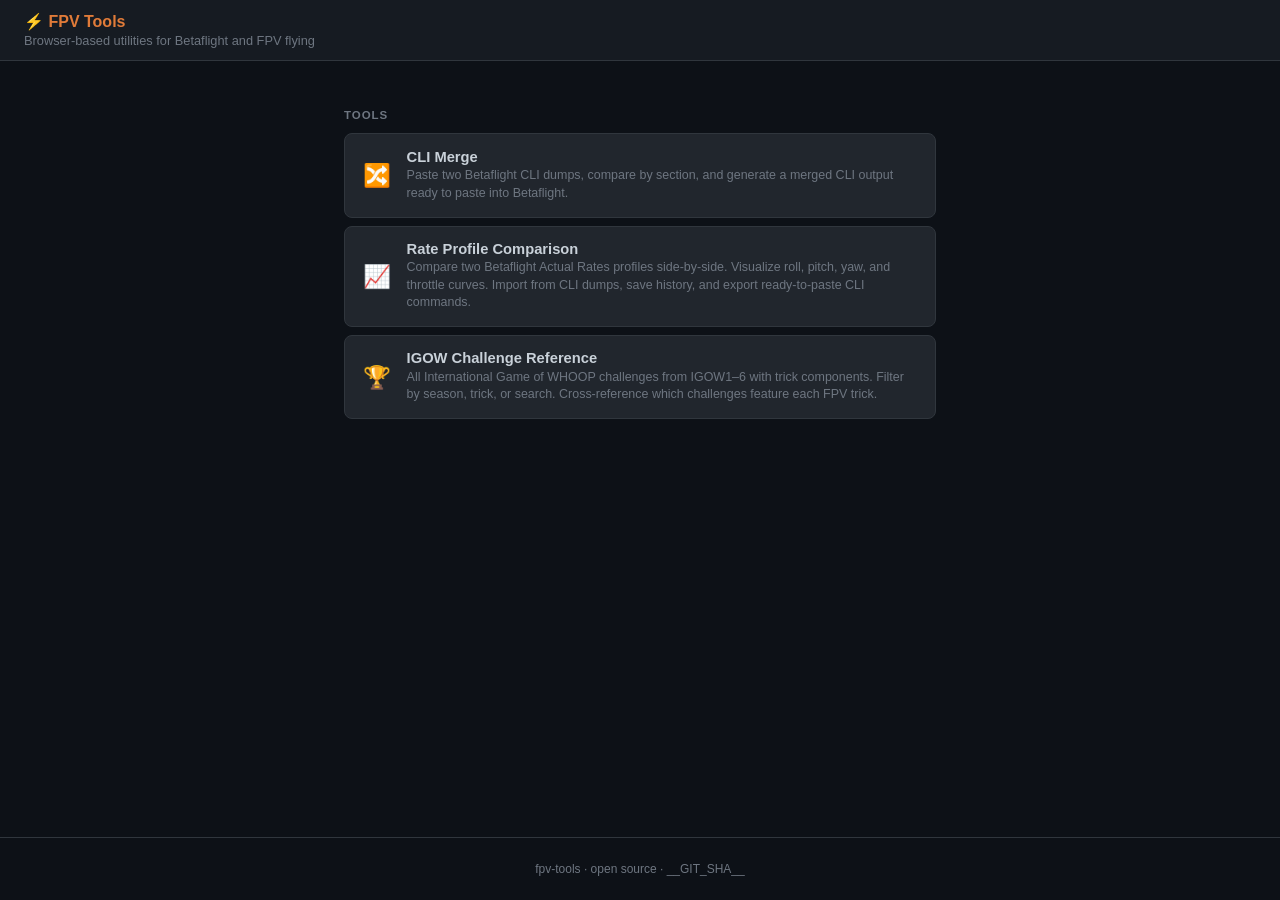
<file: index.html>
<!DOCTYPE html>
<html lang="en">
<head>
<meta charset="UTF-8">
<meta name="viewport" content="width=device-width, initial-scale=1.0">
<title>FPV Tools</title>
<style>
:root {
  --bg:      #0d1117;
  --surface: #161b22;
  --card:    #21262d;
  --border:  #30363d;
  --orange:  #e07b39;
  --text:    #c9d1d9;
  --muted:   #6e7681;
}

*, *::before, *::after { box-sizing: border-box; margin: 0; padding: 0; }

body {
  background: var(--bg);
  color: var(--text);
  font-family: -apple-system, BlinkMacSystemFont, "Segoe UI", sans-serif;
  min-height: 100vh;
  display: flex;
  flex-direction: column;
}

header {
  background: var(--surface);
  border-bottom: 1px solid var(--border);
  padding: .75rem 1.5rem;
}
header h1 { font-size: 1rem; font-weight: 700; color: var(--orange); }
header p  { font-size: .8rem; color: var(--muted); margin-top: .15rem; }

main {
  max-width: 640px;
  margin: 3rem auto;
  padding: 0 1.5rem;
  flex: 1;
}

h2 {
  font-size: .72rem;
  font-weight: 700;
  text-transform: uppercase;
  letter-spacing: .08em;
  color: var(--muted);
  margin-bottom: .75rem;
}

.tool-list { display: flex; flex-direction: column; gap: .5rem; }

.tool-card {
  display: flex;
  align-items: center;
  gap: 1rem;
  background: var(--card);
  border: 1px solid var(--border);
  border-radius: 8px;
  padding: .9rem 1.1rem;
  text-decoration: none;
  color: inherit;
  transition: border-color .15s;
}
.tool-card:hover { border-color: var(--orange); }

.tool-icon { font-size: 1.4rem; flex-shrink: 0; }

.tool-info h3 { font-size: .92rem; font-weight: 600; margin-bottom: .15rem; }
.tool-info p  { font-size: .78rem; color: var(--muted); line-height: 1.4; }

footer {
  text-align: center;
  padding: 1.5rem;
  font-size: .75rem;
  color: var(--muted);
  border-top: 1px solid var(--border);
}
</style>
</head>
<body>

<header>
  <h1>⚡ FPV Tools</h1>
  <p>Browser-based utilities for Betaflight and FPV flying</p>
</header>

<main>
  <h2>Tools</h2>
  <div class="tool-list">
    <a class="tool-card" href="./cli-merge/">
      <span class="tool-icon">🔀</span>
      <div class="tool-info">
        <h3>CLI Merge</h3>
        <p>Paste two Betaflight CLI dumps, compare by section, and generate a merged CLI output ready to paste into Betaflight.</p>
      </div>
    </a>
    <a class="tool-card" href="./rate-profile/">
      <span class="tool-icon">📈</span>
      <div class="tool-info">
        <h3>Rate Profile Comparison</h3>
        <p>Compare two Betaflight Actual Rates profiles side-by-side. Visualize roll, pitch, yaw, and throttle curves. Import from CLI dumps, save history, and export ready-to-paste CLI commands.</p>
      </div>
    </a>
    <a class="tool-card" href="./igow/">
      <span class="tool-icon">🏆</span>
      <div class="tool-info">
        <h3>IGOW Challenge Reference</h3>
        <p>All International Game of WHOOP challenges from IGOW1–6 with trick components. Filter by season, trick, or search. Cross-reference which challenges feature each FPV trick.</p>
      </div>
    </a>
  </div>
</main>

<footer>fpv-tools · open source · <a href="https://github.com/cori/fpv-tools/commit/__GIT_SHA__" aria-label="View deployed commit __GIT_SHA__ on GitHub" style="color:inherit;text-decoration:none">__GIT_SHA__</a></footer>

</body>
</html>
</file>
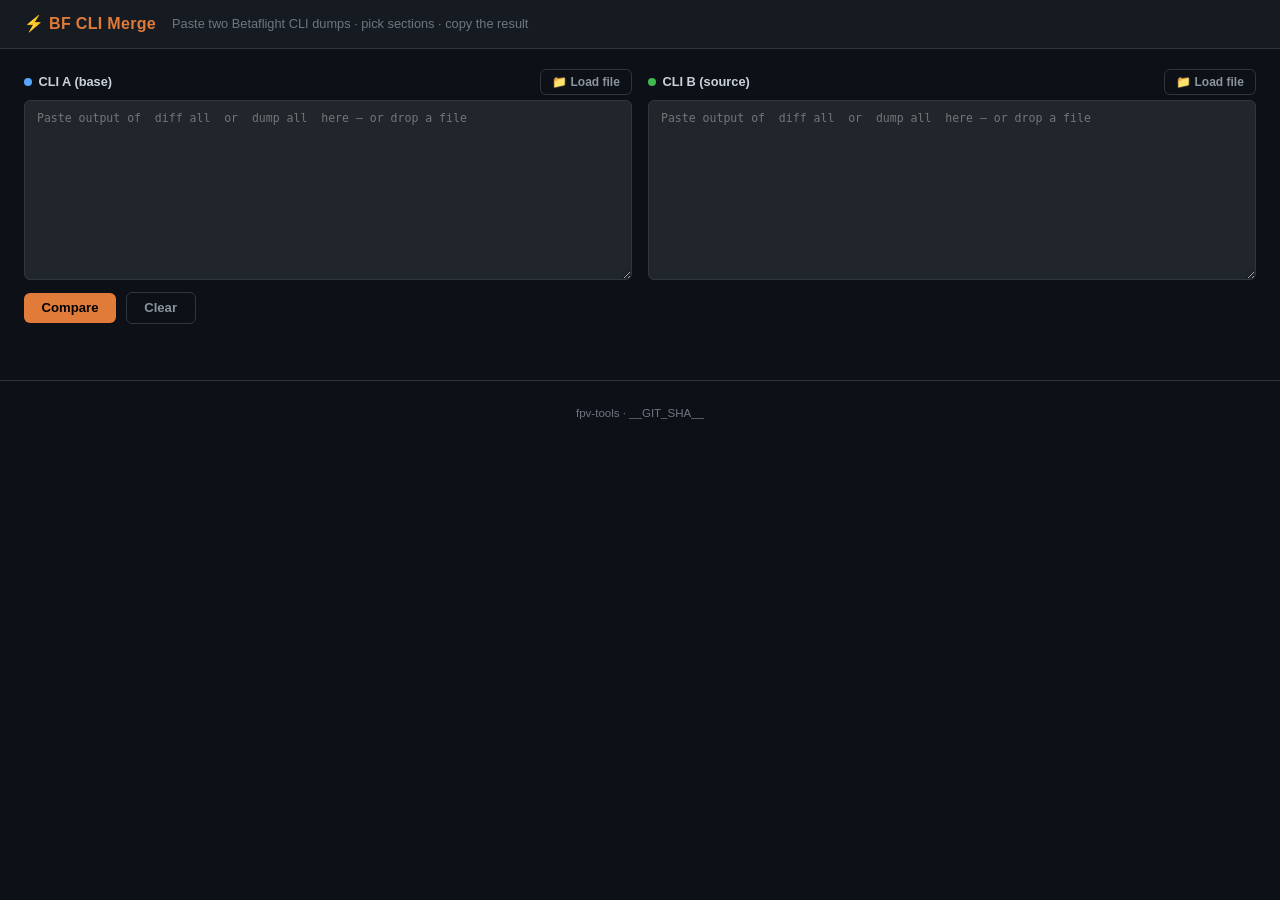
<file: cli-merge/index.html>
<!DOCTYPE html>
<html lang="en">
<head>
<meta charset="UTF-8">
<meta name="viewport" content="width=device-width, initial-scale=1.0">
<title>Betaflight CLI Merge</title>
<style>
:root {
  --bg:        #0d1117;
  --surface:   #161b22;
  --card:      #21262d;
  --border:    #30363d;
  --orange:    #e07b39;
  --blue:      #58a6ff;
  --green:     #3fb950;
  --muted:     #6e7681;
  --text:      #c9d1d9;
  --text-dim:  #8b949e;
  --a:         #58a6ff;
  --b:         #3fb950;
}

*, *::before, *::after { box-sizing: border-box; margin: 0; padding: 0; }

body {
  background: var(--bg);
  color: var(--text);
  font-family: -apple-system, BlinkMacSystemFont, "Segoe UI", sans-serif;
  font-size: 14px;
  line-height: 1.5;
  min-height: 100vh;
}

/* ── Header ── */
.site-header {
  background: var(--surface);
  border-bottom: 1px solid var(--border);
  padding: .75rem 1.5rem;
  display: flex;
  align-items: center;
  gap: 1rem;
}
.site-header h1 {
  font-size: 1rem;
  font-weight: 700;
  color: var(--orange);
  letter-spacing: .02em;
}
.site-header p { color: var(--muted); font-size: .8rem; }

/* ── Layout ── */
.container { max-width: 1400px; margin: 0 auto; padding: 1.25rem 1.5rem; }

/* ── Input grid ── */
.input-grid {
  display: grid;
  grid-template-columns: 1fr 1fr;
  gap: 1rem;
  margin-bottom: .75rem;
}
@media (max-width: 700px) { .input-grid { grid-template-columns: 1fr; } }

.input-row {
  display: flex;
  align-items: center;
  justify-content: space-between;
  gap: .5rem;
  margin-bottom: .35rem;
}

.input-label {
  display: flex;
  align-items: center;
  gap: .4rem;
  font-size: .8rem;
  font-weight: 600;
}

.input-actions { display: flex; align-items: center; gap: .4rem; }
.file-input { display: none; }

.drop-zone { position: relative; }
.drop-zone textarea { width: 100%; }

.drop-overlay {
  position: absolute;
  inset: 0;
  display: flex;
  align-items: center;
  justify-content: center;
  background: rgba(224, 123, 57, .12);
  border: 2px dashed var(--orange);
  border-radius: 6px;
  color: var(--orange);
  font-size: .85rem;
  font-weight: 600;
  pointer-events: none;
  opacity: 0;
  transition: opacity .12s;
}

.drop-zone.drag-over .drop-overlay { opacity: 1; }
.dot { width: 8px; height: 8px; border-radius: 50%; flex-shrink: 0; }
.dot-a { background: var(--a); }
.dot-b { background: var(--b); }

textarea {
  display: block;
  width: 100%;
  height: 180px;
  background: var(--card);
  border: 1px solid var(--border);
  border-radius: 6px;
  color: var(--text);
  font-family: "SF Mono", "Fira Code", monospace;
  font-size: .72rem;
  padding: .6rem .75rem;
  resize: vertical;
  outline: none;
  transition: border-color .15s;
}
textarea:focus { border-color: var(--orange); }
textarea.output-area { height: 280px; color: #b5cea8; background: #0d1117; cursor: default; }

/* ── Buttons ── */
.btn {
  display: inline-flex;
  align-items: center;
  gap: .35rem;
  background: var(--orange);
  color: #000;
  border: none;
  border-radius: 6px;
  padding: .45rem 1.1rem;
  font-size: .82rem;
  font-weight: 600;
  cursor: pointer;
  transition: opacity .15s;
  white-space: nowrap;
}
.btn:hover { opacity: .85; }
.btn:active { opacity: .7; }
.btn-ghost {
  background: transparent;
  color: var(--text-dim);
  border: 1px solid var(--border);
}
.btn-ghost:hover { border-color: var(--text-dim); color: var(--text); opacity: 1; }
.btn-sm { padding: .3rem .7rem; font-size: .75rem; }

/* ── Row helpers ── */
.row { display: flex; align-items: center; gap: .6rem; flex-wrap: wrap; }
.row-between { display: flex; align-items: center; justify-content: space-between; flex-wrap: wrap; gap: .5rem; }

/* ── Divider ── */
hr { border: none; border-top: 1px solid var(--border); margin: 1.25rem 0; }

/* ── Status text ── */
.status-text { font-size: .78rem; color: var(--muted); }

/* ── Section cards ── */
.sections-list { display: flex; flex-direction: column; gap: .35rem; }

.sec-card {
  background: var(--card);
  border: 1px solid var(--border);
  border-radius: 8px;
  overflow: hidden;
}

.sec-head {
  display: flex;
  align-items: center;
  gap: .6rem;
  padding: .55rem .85rem;
  cursor: pointer;
  user-select: none;
}
.sec-head:hover { background: rgba(255,255,255,.03); }

.sec-name {
  font-family: "SF Mono", "Fira Code", monospace;
  font-size: .82rem;
  font-weight: 600;
  color: var(--text-dim);
}
.sec-name span { color: var(--text); }

.badge {
  font-size: .66rem;
  font-weight: 600;
  padding: .1rem .45rem;
  border-radius: 10px;
  flex-shrink: 0;
}
.badge-same   { background: rgba(63,185,80,.15);  color: var(--green); }
.badge-diff   { background: rgba(224,123,57,.15); color: var(--orange); }
.badge-only-a { background: rgba(88,166,255,.15); color: var(--a); }
.badge-only-b { background: rgba(63,185,80,.15);  color: var(--b); }

/* Toggle group */
.toggle-group { margin-left: auto; display: flex; gap: .2rem; flex-shrink: 0; }

.tog {
  background: transparent;
  border: 1px solid var(--border);
  color: var(--muted);
  padding: .18rem .5rem;
  font-size: .72rem;
  font-weight: 600;
  border-radius: 4px;
  cursor: pointer;
  transition: all .12s;
}
.tog:hover { border-color: var(--text-dim); color: var(--text); }

.tog.sel-a    { background: rgba(88,166,255,.15);  border-color: var(--a);      color: var(--a); }
.tog.sel-b    { background: rgba(63,185,80,.15);   border-color: var(--b);      color: var(--b); }
.tog.sel-both { background: rgba(224,123,57,.12);  border-color: var(--orange); color: var(--orange); }
.tog.sel-skip { background: rgba(110,118,129,.12); border-color: var(--muted);  color: var(--muted); }

.chevron { color: var(--muted); font-size: .65rem; transition: transform .15s; margin-left: .15rem; flex-shrink: 0; }
.sec-card.open .chevron { transform: rotate(180deg); }

/* Section body */
.sec-body { display: none; border-top: 1px solid var(--border); }
.sec-card.open .sec-body { display: block; }

/* Diff view (side-by-side) */
.diff-grid {
  display: grid;
  grid-template-columns: 1fr 1fr;
}
@media (max-width: 700px) { .diff-grid { grid-template-columns: 1fr; } }

.diff-col { padding: .6rem .75rem; overflow-x: auto; min-width: 0; }
.diff-col + .diff-col { border-left: 1px solid var(--border); }

.diff-col-head {
  font-size: .68rem;
  font-weight: 700;
  letter-spacing: .04em;
  text-transform: uppercase;
  margin-bottom: .4rem;
}
.col-a .diff-col-head { color: var(--a); }
.col-b .diff-col-head { color: var(--b); }

.diff-line {
  font-family: "SF Mono", "Fira Code", monospace;
  font-size: .7rem;
  line-height: 1.7;
  white-space: pre;
  padding: 0 .2rem;
  border-radius: 2px;
}
.line-common  { color: var(--muted); }
.line-unique  { color: var(--text); background: rgba(255,255,255,.04); }
.line-empty   { color: var(--muted); font-style: italic; }

/* Set-merge table */
.set-wrap { overflow-x: auto; }

.set-table {
  width: 100%;
  border-collapse: collapse;
  font-family: "SF Mono", "Fira Code", monospace;
  font-size: .7rem;
}
.set-table thead th {
  padding: .35rem .6rem;
  font-size: .65rem;
  font-weight: 700;
  text-transform: uppercase;
  letter-spacing: .04em;
  text-align: left;
  border-bottom: 1px solid var(--border);
}
.th-key  { color: var(--muted); }
.th-a    { color: var(--a); }
.th-b    { color: var(--b); }

.set-table tbody tr { border-bottom: 1px solid rgba(48,54,61,.5); }
.set-table tbody tr:last-child { border-bottom: none; }
.set-table tbody tr:hover { background: rgba(255,255,255,.02); }

.set-table td { padding: .22rem .6rem; vertical-align: middle; }
.td-key  { color: var(--text-dim); }
.td-val  { color: var(--muted); }
.td-val-a { color: var(--a); }
.td-val-b { color: var(--b); }

.set-tog-group { display: flex; gap: .15rem; }
.set-tog {
  font-size: .63rem;
  font-weight: 600;
  padding: .08rem .35rem;
  border-radius: 3px;
  border: 1px solid var(--border);
  background: transparent;
  color: var(--muted);
  cursor: pointer;
  transition: all .1s;
}
.set-tog:hover { border-color: var(--text-dim); }
.set-tog.sel-a { background: rgba(88,166,255,.2);  border-color: var(--a); color: var(--a); }
.set-tog.sel-b { background: rgba(63,185,80,.2);   border-color: var(--b); color: var(--b); }

/* disabled when section is not in 'both' mode */
.set-table.mode-a .set-tog-group,
.set-table.mode-b .set-tog-group { visibility: hidden; }
.set-table.mode-a .td-val-b,
.set-table.mode-b .td-val-a { opacity: .3; }

/* ── Output ── */
.out-head { margin-bottom: .6rem; }
.out-hint { font-size: .75rem; color: var(--muted); margin-top: .3rem; }

/* ── Page footer ── */
.page-footer {
  text-align: center;
  padding: 1.5rem;
  font-size: .72rem;
  color: var(--muted);
  border-top: 1px solid var(--border);
  margin-top: 1rem;
}
.page-footer a { color: inherit; text-decoration: none; }
.page-footer a:hover { color: var(--text); }

/* ── Toast ── */
.toast {
  position: fixed;
  bottom: 1.5rem;
  right: 1.5rem;
  background: var(--card);
  border: 1px solid var(--border);
  color: var(--text);
  padding: .6rem 1rem;
  border-radius: 7px;
  font-size: .82rem;
  opacity: 0;
  transform: translateY(8px);
  transition: all .2s;
  pointer-events: none;
  z-index: 99;
}
.toast.show { opacity: 1; transform: translateY(0); }

/* ── Select-all bar ── */
.bulk-bar {
  display: flex;
  align-items: center;
  gap: .4rem;
  padding: .4rem .75rem;
  background: var(--surface);
  border: 1px solid var(--border);
  border-radius: 6px;
  font-size: .75rem;
  color: var(--muted);
}
</style>
</head>
<body>

<header class="site-header">
  <h1>⚡ BF CLI Merge</h1>
  <p>Paste two Betaflight CLI dumps · pick sections · copy the result</p>
</header>

<div class="container">

  <!-- ── Step 1: Inputs ── -->
  <div class="input-grid">
    <div>
      <div class="input-row">
        <div class="input-label"><span class="dot dot-a"></span>CLI A (base)</div>
        <div class="input-actions">
          <button type="button" class="btn btn-ghost btn-sm" data-load-file="cli-a">📁 Load file</button>
          <input type="file" class="file-input" data-target="cli-a" accept=".txt,.cli,.config,.log,text/plain">
        </div>
      </div>
      <div class="drop-zone" data-drop-target="cli-a">
        <textarea id="cli-a" placeholder="Paste output of  diff all  or  dump all  here — or drop a file"></textarea>
        <div class="drop-overlay">Drop file to load</div>
      </div>
    </div>
    <div>
      <div class="input-row">
        <div class="input-label"><span class="dot dot-b"></span>CLI B (source)</div>
        <div class="input-actions">
          <button type="button" class="btn btn-ghost btn-sm" data-load-file="cli-b">📁 Load file</button>
          <input type="file" class="file-input" data-target="cli-b" accept=".txt,.cli,.config,.log,text/plain">
        </div>
      </div>
      <div class="drop-zone" data-drop-target="cli-b">
        <textarea id="cli-b" placeholder="Paste output of  diff all  or  dump all  here — or drop a file"></textarea>
        <div class="drop-overlay">Drop file to load</div>
      </div>
    </div>
  </div>

  <div class="row" style="margin-bottom:1.25rem">
    <button class="btn" id="compare-btn">Compare</button>
    <button class="btn btn-ghost" id="clear-btn">Clear</button>
    <span class="status-text" id="parse-status"></span>
  </div>

  <!-- ── Step 2: Section picker (hidden until parsed) ── -->
  <div id="merge-area" style="display:none">
    <hr>

    <div class="row-between" style="margin-bottom:.75rem">
      <h2 style="font-size:.9rem;color:var(--text-dim)">Sections</h2>
      <div class="bulk-bar">
        <span>Select all:</span>
        <button class="tog" onclick="selectAll('a')">A</button>
        <button class="tog" onclick="selectAll('b')">B</button>
        <button class="tog" onclick="selectAll('both')">Both</button>
        <button class="tog" onclick="selectAll('skip')">Skip</button>
      </div>
    </div>

    <div class="sections-list" id="sections-list"></div>

    <!-- ── Step 3: Output ── -->
    <hr>
    <div class="out-head row-between">
      <div>
        <h2 style="font-size:.9rem;color:var(--text-dim)">Output</h2>
        <p class="out-hint">Paste directly into Betaflight CLI</p>
      </div>
      <div class="row">
        <button class="btn btn-ghost btn-sm" id="copy-btn">Copy</button>
        <button class="btn btn-ghost btn-sm" id="dl-btn">Download</button>
      </div>
    </div>
    <textarea id="output-area" class="output-area" readonly
      placeholder="Output appears here as you make selections above…"></textarea>
  </div>

</div>

<div class="toast" id="toast"></div>

<footer class="page-footer">
  fpv-tools · <a href="https://github.com/cori/fpv-tools/commit/__GIT_SHA__" aria-label="View deployed commit __GIT_SHA__ on GitHub">__GIT_SHA__</a>
</footer>

<script type="module">
import { parseCLI, compareSections } from "./src/parser.js";
import { parseSetCommands, buildOutput } from "./src/output.js";

// ── State ──────────────────────────────────────────────────────────────────

const state = {
  /** @type {Array<{id,title,linesA,linesB,status}>} */
  sections: [],
  /** @type {Record<string,'a'|'b'|'both'|'skip'>} */
  selections: {},
  /** @type {Record<string,'a'|'b'>} */
  setSelections: {},
};

// ── Defaults ───────────────────────────────────────────────────────────────

function defaultSel(sec) {
  return sec.status === "only-b" ? "b" : "a";
}

// ── Render ─────────────────────────────────────────────────────────────────

function render() {
  const list = document.getElementById("sections-list");
  list.innerHTML = "";
  for (const sec of state.sections) {
    list.appendChild(buildCard(sec));
  }
}

function buildCard(sec) {
  const sel = state.selections[sec.id] ?? defaultSel(sec);

  const card = document.createElement("div");
  card.className = "sec-card";
  card.dataset.id = sec.id;
  if (sel) card.dataset.sel = sel;

  const hasSet = [...sec.linesA, ...sec.linesB].some((l) => /^set\s+/.test(l.trim()));
  const isDiff = sec.status === "diff";

  // ── Head ──
  const head = document.createElement("div");
  head.className = "sec-head";

  const badgeMap = {
    same:    ["badge-same",   "identical"],
    diff:    ["badge-diff",   "different"],
    "only-a":["badge-only-a", "A only"],
    "only-b":["badge-only-b", "B only"],
  };
  const [bCls, bLabel] = badgeMap[sec.status] ?? ["badge-diff", sec.status];

  const canA    = sec.status !== "only-b";
  const canB    = sec.status !== "only-a";
  const canBoth = isDiff;

  head.innerHTML = `
    <span class="sec-name"># <span>${escHtml(sec.title)}</span></span>
    <span class="badge ${bCls}">${bLabel}</span>
    <div class="toggle-group">
      ${canA    ? `<button class="tog${sel==="a"    ? " sel-a"    : ""}" data-v="a">A</button>` : ""}
      ${canBoth ? `<button class="tog${sel==="both" ? " sel-both" : ""}" data-v="both">Both</button>` : ""}
      ${canB    ? `<button class="tog${sel==="b"    ? " sel-b"    : ""}" data-v="b">B</button>` : ""}
      <button class="tog${sel==="skip" ? " sel-skip" : ""}" data-v="skip">Skip</button>
    </div>
    <span class="chevron">▾</span>
  `;

  head.querySelectorAll("[data-v]").forEach((btn) => {
    btn.addEventListener("click", (e) => {
      e.stopPropagation();
      setSel(sec.id, btn.dataset.v);
    });
  });

  head.addEventListener("click", () => card.classList.toggle("open"));

  // ── Body ──
  const body = document.createElement("div");
  body.className = "sec-body";
  body.appendChild(hasSet ? buildSetTable(sec) : buildDiffView(sec));

  card.appendChild(head);
  card.appendChild(body);
  return card;
}

// Side-by-side diff view for non-set sections
function buildDiffView(sec) {
  const setA = new Set(sec.linesA.map((l) => l.trim()).filter(Boolean));
  const setB = new Set(sec.linesB.map((l) => l.trim()).filter(Boolean));

  function col(lines, otherSet, cls, label) {
    const d = document.createElement("div");
    d.className = `diff-col ${cls}`;
    d.innerHTML = `<div class="diff-col-head">${label}</div>`;
    const nonEmpty = lines.filter((l) => l.trim());
    if (!nonEmpty.length) {
      d.innerHTML += `<div class="diff-line line-empty">(empty)</div>`;
    } else {
      for (const line of nonEmpty) {
        const shared = otherSet.has(line.trim());
        d.innerHTML += `<div class="diff-line ${shared ? "line-common" : "line-unique"}">${escHtml(line)}</div>`;
      }
    }
    return d;
  }

  const grid = document.createElement("div");
  grid.className = "diff-grid";
  grid.appendChild(col(sec.linesA, setB, "col-a", "CLI A"));
  grid.appendChild(col(sec.linesB, setA, "col-b", "CLI B"));
  return grid;
}

// Per-key set merge table for master / profile / rateprofile sections
function buildSetTable(sec) {
  const { sets: setsA, other: otherA } = parseSetCommands(sec.linesA);
  const { sets: setsB, other: otherB } = parseSetCommands(sec.linesB);
  const allKeys = [...new Set([...setsA.keys(), ...setsB.keys()])];
  const currentSel = state.selections[sec.id] ?? defaultSel(sec);

  const wrap = document.createElement("div");
  wrap.className = "set-wrap";

  // Show non-set lines (profile header etc.) as a small diff if present
  const otherContent = [...otherA, ...otherB].filter((l) => l.trim());
  if (otherContent.length) {
    wrap.appendChild(buildDiffView({ ...sec, linesA: otherA, linesB: otherB }));
    const sep = document.createElement("div");
    sep.style.borderTop = "1px solid var(--border)";
    wrap.appendChild(sep);
  }

  const table = document.createElement("table");
  table.className = `set-table mode-${currentSel === "both" ? "both" : currentSel === "b" ? "b" : "a"}`;
  table.dataset.secId = sec.id;

  table.innerHTML = `
    <thead><tr>
      <th class="th-key">Key</th>
      <th class="th-a">A value</th>
      <th class="th-b">B value</th>
      <th></th>
    </tr></thead>
  `;

  const tbody = document.createElement("tbody");
  for (const key of allKeys) {
    const va = setsA.get(key);
    const vb = setsB.get(key);
    const same = va === vb;
    const sk = `${sec.id}:${key}`;
    const ksel = state.setSelections[sk] ?? "a";

    const tr = document.createElement("tr");
    tr.innerHTML = `
      <td class="td-key">${escHtml(key)}</td>
      <td class="${same ? "td-val" : "td-val-a"}">${va !== undefined ? escHtml(va) : `<span style="color:var(--muted)">—</span>`}</td>
      <td class="${same ? "td-val" : "td-val-b"}">${vb !== undefined ? escHtml(vb) : `<span style="color:var(--muted)">—</span>`}</td>
      <td>
        ${same
          ? `<span style="font-size:.63rem;color:var(--muted)">same</span>`
          : `<div class="set-tog-group">
               ${va !== undefined ? `<button class="set-tog${ksel==="a"?" sel-a":""}" data-sk="${sk}" data-c="a">A</button>` : ""}
               ${vb !== undefined ? `<button class="set-tog${ksel==="b"?" sel-b":""}" data-sk="${sk}" data-c="b">B</button>` : ""}
             </div>`
        }
      </td>
    `;
    tbody.appendChild(tr);
  }

  table.appendChild(tbody);

  table.addEventListener("click", (e) => {
    const btn = e.target.closest("[data-sk]");
    if (!btn) return;
    const sk = btn.dataset.sk;
    const c  = btn.dataset.c;
    state.setSelections[sk] = c;
    btn.closest("tr").querySelectorAll("[data-sk]").forEach((b) => {
      b.className = `set-tog${b.dataset.c === c ? " sel-" + c : ""}`;
    });
    refreshOutput();
  });

  wrap.appendChild(table);
  return wrap;
}

// ── Selection helpers ──────────────────────────────────────────────────────

function setSel(id, val) {
  state.selections[id] = val;
  const card = document.querySelector(`.sec-card[data-id="${id}"]`);
  if (!card) return;

  // Update toggle buttons
  card.querySelectorAll(".toggle-group .tog").forEach((btn) => {
    const v = btn.dataset.v;
    btn.className = `tog${v === val ? " sel-" + val : ""}`;
  });

  // Update set-table mode class
  const table = card.querySelector(".set-table");
  if (table) {
    table.className = `set-table mode-${val === "both" ? "both" : val === "b" ? "b" : "a"}`;
  }

  card.dataset.sel = val;
  refreshOutput();
}

window.selectAll = function (val) {
  for (const sec of state.sections) {
    // Don't force skip on header/footer, and respect one-sided sections
    if (val === "a" && sec.status === "only-b") continue;
    if (val === "b" && sec.status === "only-a") continue;
    setSel(sec.id, val);
  }
};

// ── Output ─────────────────────────────────────────────────────────────────

function refreshOutput() {
  const out = buildOutput(state.sections, state.selections, state.setSelections);
  document.getElementById("output-area").value = out;
}

// ── File loading (picker + drag-and-drop) ──────────────────────────────────

async function loadFileIntoTextarea(file, targetId) {
  if (!file) return;
  try {
    const text = await file.text();
    const ta = document.getElementById(targetId);
    ta.value = text;
    ta.dispatchEvent(new Event("input", { bubbles: true }));
    toast(`Loaded ${file.name}`);
  } catch (err) {
    toast(`Could not read file: ${err.message ?? err}`);
  }
}

document.querySelectorAll("[data-load-file]").forEach((btn) => {
  const targetId = btn.dataset.loadFile;
  const input = document.querySelector(`.file-input[data-target="${targetId}"]`);
  if (!input) return;
  btn.addEventListener("click", () => input.click());
  input.addEventListener("change", () => {
    const file = input.files?.[0];
    loadFileIntoTextarea(file, targetId);
    input.value = "";
  });
});

document.querySelectorAll("[data-drop-target]").forEach((zone) => {
  const targetId = zone.dataset.dropTarget;
  zone.addEventListener("dragenter", (e) => {
    if (!e.dataTransfer?.types.includes("Files")) return;
    e.preventDefault();
    zone.classList.add("drag-over");
  });
  zone.addEventListener("dragover", (e) => {
    if (!e.dataTransfer?.types.includes("Files")) return;
    e.preventDefault();
    e.dataTransfer.dropEffect = "copy";
  });
  zone.addEventListener("dragleave", (e) => {
    if (e.target === zone || !zone.contains(e.relatedTarget)) {
      zone.classList.remove("drag-over");
    }
  });
  zone.addEventListener("drop", (e) => {
    if (!e.dataTransfer?.files?.length) return;
    e.preventDefault();
    zone.classList.remove("drag-over");
    loadFileIntoTextarea(e.dataTransfer.files[0], targetId);
  });
});

// ── Events ─────────────────────────────────────────────────────────────────

document.getElementById("compare-btn").addEventListener("click", () => {
  const textA = document.getElementById("cli-a").value.trim();
  const textB = document.getElementById("cli-b").value.trim();
  if (!textA || !textB) { toast("Paste both CLI dumps first."); return; }

  const secA = parseCLI(textA);
  const secB = parseCLI(textB);
  state.sections   = compareSections(secA, secB);
  state.selections  = {};
  state.setSelections = {};

  // Apply defaults
  for (const sec of state.sections) {
    state.selections[sec.id] = defaultSel(sec);
  }

  const diffCount = state.sections.filter((s) => s.status === "diff").length;
  const onlyA     = state.sections.filter((s) => s.status === "only-a").length;
  const onlyB     = state.sections.filter((s) => s.status === "only-b").length;
  document.getElementById("parse-status").textContent =
    `${state.sections.length} sections · ${diffCount} different · ${onlyA} A-only · ${onlyB} B-only`;

  document.getElementById("merge-area").style.display = "";
  render();
  refreshOutput();
  document.getElementById("merge-area").scrollIntoView({ behavior: "smooth", block: "start" });
});

document.getElementById("clear-btn").addEventListener("click", () => {
  document.getElementById("cli-a").value = "";
  document.getElementById("cli-b").value = "";
  document.getElementById("merge-area").style.display = "none";
  document.getElementById("parse-status").textContent = "";
  state.sections = [];
  state.selections = {};
  state.setSelections = {};
});

document.getElementById("copy-btn").addEventListener("click", () => {
  const text = document.getElementById("output-area").value;
  if (!text) { toast("Nothing to copy yet."); return; }
  navigator.clipboard.writeText(text).then(() => toast("Copied!"));
});

document.getElementById("dl-btn").addEventListener("click", () => {
  const text = document.getElementById("output-area").value;
  if (!text) { toast("Nothing to download yet."); return; }
  const a = Object.assign(document.createElement("a"), {
    href: URL.createObjectURL(new Blob([text], { type: "text/plain" })),
    download: "betaflight-merged.txt",
  });
  a.click();
  URL.revokeObjectURL(a.href);
});

// ── Utilities ──────────────────────────────────────────────────────────────

function escHtml(s) {
  return String(s)
    .replace(/&/g, "&amp;")
    .replace(/</g, "&lt;")
    .replace(/>/g, "&gt;")
    .replace(/"/g, "&quot;");
}

let toastTimer;
function toast(msg) {
  const el = document.getElementById("toast");
  el.textContent = msg;
  el.classList.add("show");
  clearTimeout(toastTimer);
  toastTimer = setTimeout(() => el.classList.remove("show"), 2400);
}
</script>

</body>
</html>
</file>
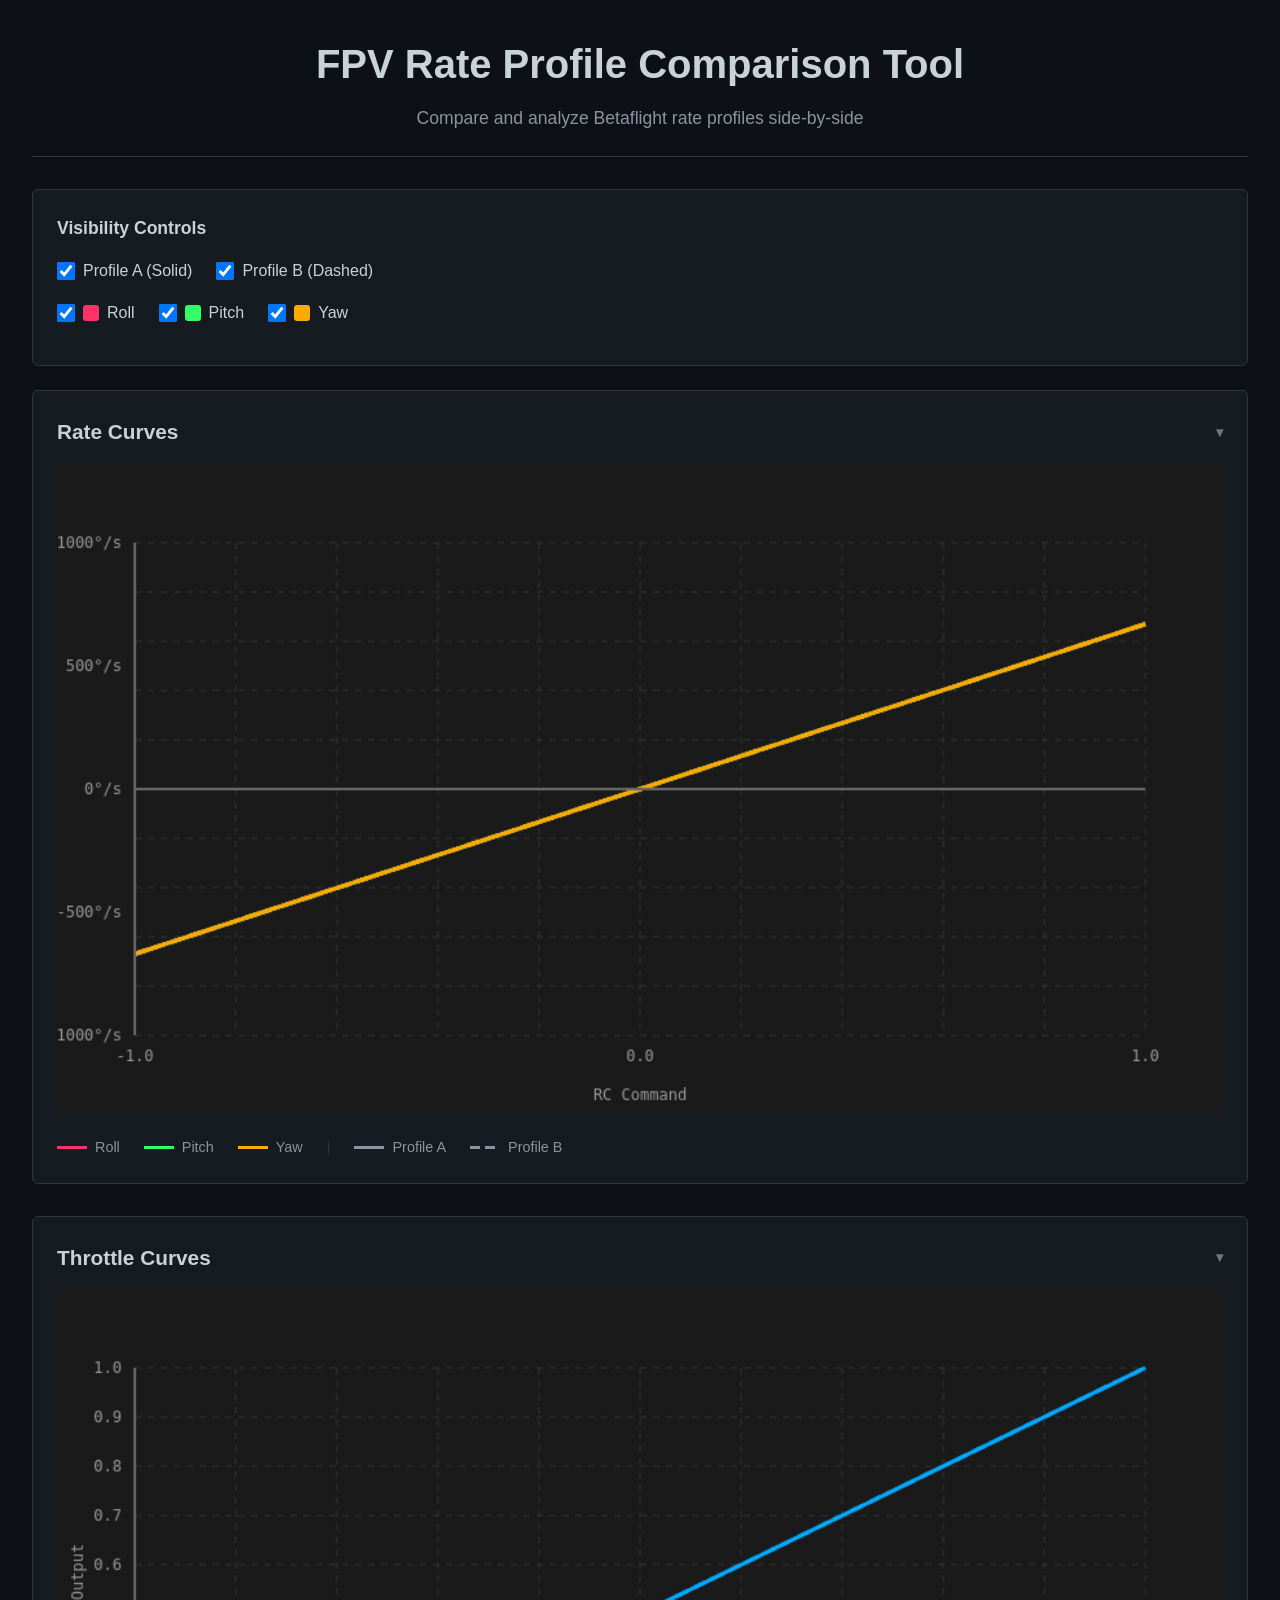
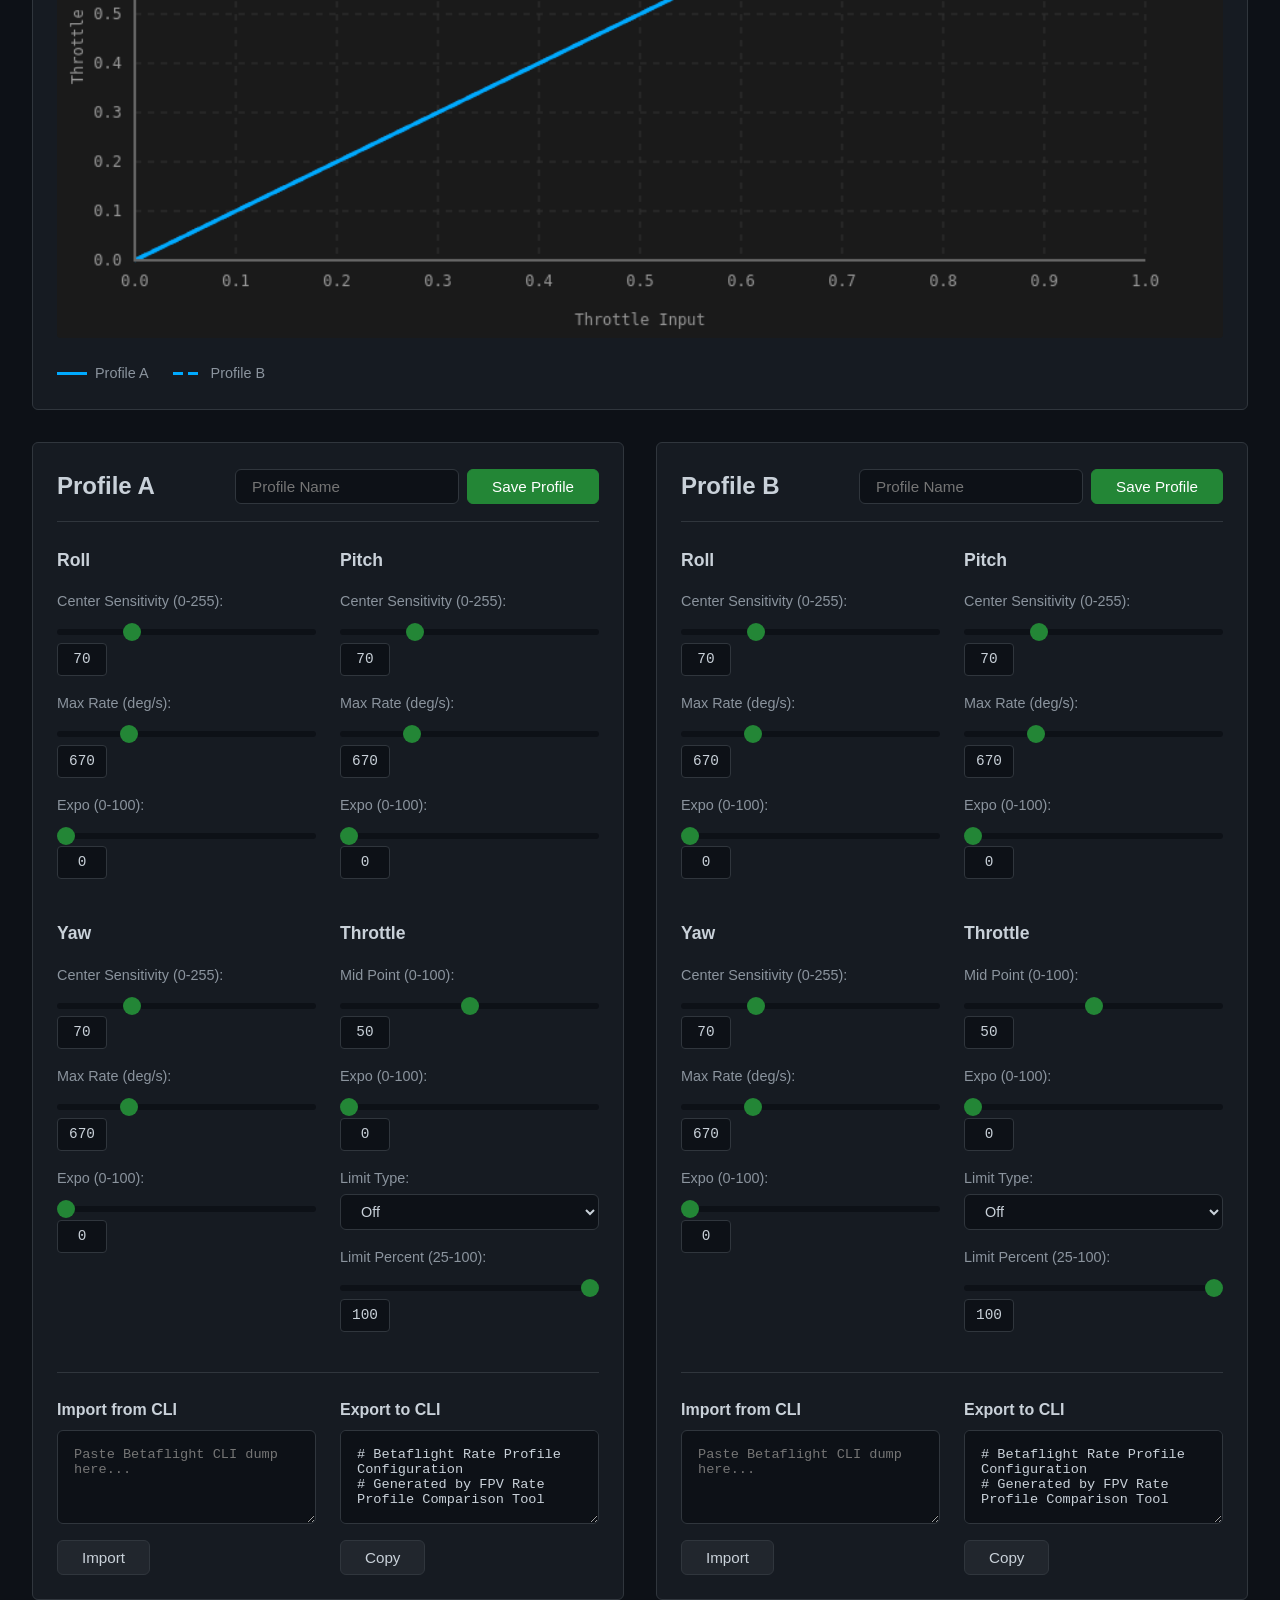
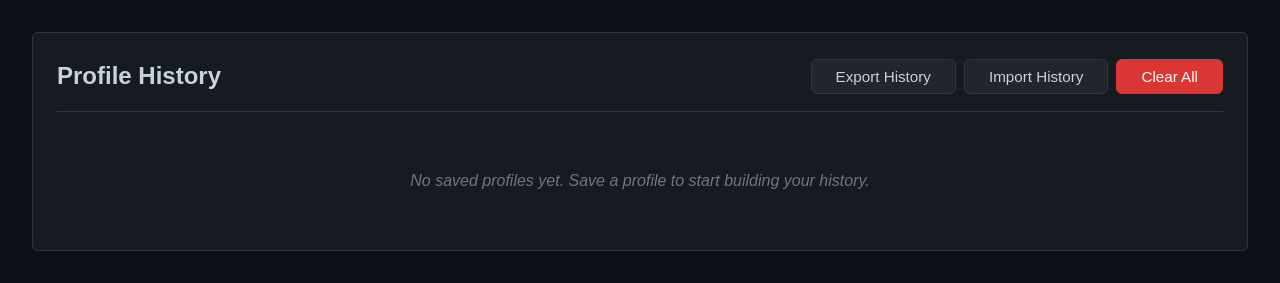
<file: rate-profile/index.html>
<!DOCTYPE html>
<html lang="en">
<head>
    <meta charset="UTF-8">
    <meta name="viewport" content="width=device-width, initial-scale=1.0">
    <title>FPV Rate Profile Comparison Tool</title>
    <link rel="stylesheet" href="styles.css">
</head>
<body>
    <div class="container">
        <header>
            <h1>FPV Rate Profile Comparison Tool</h1>
            <p class="subtitle">Compare and analyze Betaflight rate profiles side-by-side</p>
        </header>

        <!-- Main Comparison Area -->
        <div class="comparison-section">
            <!-- Graph Controls -->
            <div class="graph-controls">
                <div class="control-group">
                    <h3>Visibility Controls</h3>
                    <div class="toggle-group">
                        <label>
                            <input type="checkbox" id="toggle-profile-a" checked>
                            Profile A (Solid)
                        </label>
                        <label>
                            <input type="checkbox" id="toggle-profile-b" checked>
                            Profile B (Dashed)
                        </label>
                    </div>
                    <div class="toggle-group">
                        <label>
                            <input type="checkbox" id="toggle-roll" checked>
                            <span class="color-indicator roll"></span> Roll
                        </label>
                        <label>
                            <input type="checkbox" id="toggle-pitch" checked>
                            <span class="color-indicator pitch"></span> Pitch
                        </label>
                        <label>
                            <input type="checkbox" id="toggle-yaw" checked>
                            <span class="color-indicator yaw"></span> Yaw
                        </label>
                    </div>
                </div>
                <div class="control-group view-mode-control" id="view-mode-control" style="display: none;">
                    <h3>Display Mode</h3>
                    <div class="toggle-group">
                        <label>
                            <input type="radio" name="view-mode" id="view-mode-overlay" value="overlay" checked>
                            Overlay (Combined)
                        </label>
                        <label>
                            <input type="radio" name="view-mode" id="view-mode-sidebyside" value="sidebyside">
                            Side-by-Side
                        </label>
                    </div>
                </div>
            </div>

            <!-- Graphs - Overlay Mode -->
            <div class="graphs-container" id="graphs-overlay">
                <div class="graph-panel" data-collapse-key="overlay-rate">
                    <h2 class="graph-panel-heading">
                        <button type="button" class="graph-panel-header" aria-expanded="true">
                            <span>Rate Curves</span>
                            <span class="graph-panel-chevron" aria-hidden="true">▾</span>
                        </button>
                    </h2>
                    <div class="graph-panel-body">
                        <canvas id="rate-canvas" width="900" height="500"></canvas>
                        <div class="graph-legend">
                            <span class="legend-item"><span class="line-solid roll"></span> Roll</span>
                            <span class="legend-item"><span class="line-solid pitch"></span> Pitch</span>
                            <span class="legend-item"><span class="line-solid yaw"></span> Yaw</span>
                            <span class="separator">|</span>
                            <span class="legend-item"><span class="line-solid"></span> Profile A</span>
                            <span class="legend-item"><span class="line-dashed"></span> Profile B</span>
                        </div>
                    </div>
                </div>

                <div class="graph-panel" data-collapse-key="overlay-throttle">
                    <h2 class="graph-panel-heading">
                        <button type="button" class="graph-panel-header" aria-expanded="true">
                            <span>Throttle Curves</span>
                            <span class="graph-panel-chevron" aria-hidden="true">▾</span>
                        </button>
                    </h2>
                    <div class="graph-panel-body">
                        <canvas id="throttle-canvas" width="900" height="500"></canvas>
                        <div class="graph-legend">
                            <span class="legend-item"><span class="line-solid throttle"></span> Profile A</span>
                            <span class="legend-item"><span class="line-dashed throttle"></span> Profile B</span>
                        </div>
                    </div>
                </div>
            </div>

            <!-- Graphs - Side-by-Side Mode -->
            <div class="graphs-container-sidebyside" id="graphs-sidebyside" style="display: none;">
                <div class="profile-graphs">
                    <h2>Profile A</h2>
                    <div class="graph-panel" data-collapse-key="sbs-rate-a">
                        <h3 class="graph-panel-heading">
                            <button type="button" class="graph-panel-header" aria-expanded="true">
                                <span>Rate Curves</span>
                                <span class="graph-panel-chevron" aria-hidden="true">▾</span>
                            </button>
                        </h3>
                        <div class="graph-panel-body">
                            <canvas id="rate-canvas-a" width="700" height="400"></canvas>
                            <div class="graph-legend">
                                <span class="legend-item"><span class="line-solid roll"></span> Roll</span>
                                <span class="legend-item"><span class="line-solid pitch"></span> Pitch</span>
                                <span class="legend-item"><span class="line-solid yaw"></span> Yaw</span>
                            </div>
                        </div>
                    </div>
                    <div class="graph-panel" data-collapse-key="sbs-throttle-a">
                        <h3 class="graph-panel-heading">
                            <button type="button" class="graph-panel-header" aria-expanded="true">
                                <span>Throttle Curve</span>
                                <span class="graph-panel-chevron" aria-hidden="true">▾</span>
                            </button>
                        </h3>
                        <div class="graph-panel-body">
                            <canvas id="throttle-canvas-a" width="700" height="400"></canvas>
                        </div>
                    </div>
                </div>

                <div class="profile-graphs">
                    <h2>Profile B</h2>
                    <div class="graph-panel" data-collapse-key="sbs-rate-b">
                        <h3 class="graph-panel-heading">
                            <button type="button" class="graph-panel-header" aria-expanded="true">
                                <span>Rate Curves</span>
                                <span class="graph-panel-chevron" aria-hidden="true">▾</span>
                            </button>
                        </h3>
                        <div class="graph-panel-body">
                            <canvas id="rate-canvas-b" width="700" height="400"></canvas>
                            <div class="graph-legend">
                                <span class="legend-item"><span class="line-solid roll"></span> Roll</span>
                                <span class="legend-item"><span class="line-solid pitch"></span> Pitch</span>
                                <span class="legend-item"><span class="line-solid yaw"></span> Yaw</span>
                            </div>
                        </div>
                    </div>
                    <div class="graph-panel" data-collapse-key="sbs-throttle-b">
                        <h3 class="graph-panel-heading">
                            <button type="button" class="graph-panel-header" aria-expanded="true">
                                <span>Throttle Curve</span>
                                <span class="graph-panel-chevron" aria-hidden="true">▾</span>
                            </button>
                        </h3>
                        <div class="graph-panel-body">
                            <canvas id="throttle-canvas-b" width="700" height="400"></canvas>
                        </div>
                    </div>
                </div>
            </div>
        </div>

        <!-- Profile Editors -->
        <div class="editors-section">
            <!-- Profile A Editor -->
            <div class="profile-editor" data-profile="a">
                <div class="editor-header">
                    <h2>Profile A</h2>
                    <div class="profile-actions">
                        <input type="text" id="profile-a-name" placeholder="Profile Name" class="profile-name-input">
                        <button id="save-profile-a" class="btn btn-primary">Save Profile</button>
                    </div>
                </div>

                <div class="controls-grid">
                    <!-- Roll -->
                    <div class="control-section">
                        <h3 class="roll-heading">Roll</h3>
                        <div class="control-item">
                            <label for="a-roll-center">Center Sensitivity (0-255):</label>
                            <input type="range" id="a-roll-center" min="0" max="255" value="70" step="1">
                            <span id="a-roll-center-value" class="value-display">70</span>
                        </div>
                        <div class="control-item">
                            <label for="a-roll-max">Max Rate (deg/s):</label>
                            <input type="range" id="a-roll-max" min="200" max="2000" value="670" step="10">
                            <span id="a-roll-max-value" class="value-display">670</span>
                        </div>
                        <div class="control-item">
                            <label for="a-roll-expo">Expo (0-100):</label>
                            <input type="range" id="a-roll-expo" min="0" max="100" value="0" step="1">
                            <span id="a-roll-expo-value" class="value-display">0</span>
                        </div>
                    </div>

                    <!-- Pitch -->
                    <div class="control-section">
                        <h3 class="pitch-heading">Pitch</h3>
                        <div class="control-item">
                            <label for="a-pitch-center">Center Sensitivity (0-255):</label>
                            <input type="range" id="a-pitch-center" min="0" max="255" value="70" step="1">
                            <span id="a-pitch-center-value" class="value-display">70</span>
                        </div>
                        <div class="control-item">
                            <label for="a-pitch-max">Max Rate (deg/s):</label>
                            <input type="range" id="a-pitch-max" min="200" max="2000" value="670" step="10">
                            <span id="a-pitch-max-value" class="value-display">670</span>
                        </div>
                        <div class="control-item">
                            <label for="a-pitch-expo">Expo (0-100):</label>
                            <input type="range" id="a-pitch-expo" min="0" max="100" value="0" step="1">
                            <span id="a-pitch-expo-value" class="value-display">0</span>
                        </div>
                    </div>

                    <!-- Yaw -->
                    <div class="control-section">
                        <h3 class="yaw-heading">Yaw</h3>
                        <div class="control-item">
                            <label for="a-yaw-center">Center Sensitivity (0-255):</label>
                            <input type="range" id="a-yaw-center" min="0" max="255" value="70" step="1">
                            <span id="a-yaw-center-value" class="value-display">70</span>
                        </div>
                        <div class="control-item">
                            <label for="a-yaw-max">Max Rate (deg/s):</label>
                            <input type="range" id="a-yaw-max" min="200" max="2000" value="670" step="10">
                            <span id="a-yaw-max-value" class="value-display">670</span>
                        </div>
                        <div class="control-item">
                            <label for="a-yaw-expo">Expo (0-100):</label>
                            <input type="range" id="a-yaw-expo" min="0" max="100" value="0" step="1">
                            <span id="a-yaw-expo-value" class="value-display">0</span>
                        </div>
                    </div>

                    <!-- Throttle -->
                    <div class="control-section">
                        <h3>Throttle</h3>
                        <div class="control-item">
                            <label for="a-throttle-mid">Mid Point (0-100):</label>
                            <input type="range" id="a-throttle-mid" min="0" max="100" value="50" step="1">
                            <span id="a-throttle-mid-value" class="value-display">50</span>
                        </div>
                        <div class="control-item">
                            <label for="a-throttle-expo">Expo (0-100):</label>
                            <input type="range" id="a-throttle-expo" min="0" max="100" value="0" step="1">
                            <span id="a-throttle-expo-value" class="value-display">0</span>
                        </div>
                        <div class="control-item">
                            <label for="a-throttle-limit-type">Limit Type:</label>
                            <select id="a-throttle-limit-type" class="select-input">
                                <option value="OFF">Off</option>
                                <option value="SCALE">Scale</option>
                                <option value="CLIP">Clip</option>
                            </select>
                        </div>
                        <div class="control-item">
                            <label for="a-throttle-limit-percent">Limit Percent (25-100):</label>
                            <input type="range" id="a-throttle-limit-percent" min="25" max="100" value="100" step="1">
                            <span id="a-throttle-limit-percent-value" class="value-display">100</span>
                        </div>
                    </div>
                </div>

                <!-- CLI Import/Export -->
                <div class="cli-section">
                    <div class="cli-import">
                        <h3>Import from CLI</h3>
                        <textarea id="import-a" placeholder="Paste Betaflight CLI dump here..." rows="4"></textarea>
                        <button id="import-btn-a" class="btn btn-secondary">Import</button>
                        <span id="import-status-a" class="status-message"></span>
                    </div>
                    <div class="cli-export">
                        <h3>Export to CLI</h3>
                        <textarea id="export-a" readonly rows="4"></textarea>
                        <button id="copy-btn-a" class="btn btn-secondary">Copy</button>
                        <span id="export-status-a" class="status-message"></span>
                    </div>
                </div>
            </div>

            <!-- Profile B Editor -->
            <div class="profile-editor" data-profile="b">
                <div class="editor-header">
                    <h2>Profile B</h2>
                    <div class="profile-actions">
                        <input type="text" id="profile-b-name" placeholder="Profile Name" class="profile-name-input">
                        <button id="save-profile-b" class="btn btn-primary">Save Profile</button>
                    </div>
                </div>

                <div class="controls-grid">
                    <!-- Roll -->
                    <div class="control-section">
                        <h3 class="roll-heading">Roll</h3>
                        <div class="control-item">
                            <label for="b-roll-center">Center Sensitivity (0-255):</label>
                            <input type="range" id="b-roll-center" min="0" max="255" value="70" step="1">
                            <span id="b-roll-center-value" class="value-display">70</span>
                        </div>
                        <div class="control-item">
                            <label for="b-roll-max">Max Rate (deg/s):</label>
                            <input type="range" id="b-roll-max" min="200" max="2000" value="670" step="10">
                            <span id="b-roll-max-value" class="value-display">670</span>
                        </div>
                        <div class="control-item">
                            <label for="b-roll-expo">Expo (0-100):</label>
                            <input type="range" id="b-roll-expo" min="0" max="100" value="0" step="1">
                            <span id="b-roll-expo-value" class="value-display">0</span>
                        </div>
                    </div>

                    <!-- Pitch -->
                    <div class="control-section">
                        <h3 class="pitch-heading">Pitch</h3>
                        <div class="control-item">
                            <label for="b-pitch-center">Center Sensitivity (0-255):</label>
                            <input type="range" id="b-pitch-center" min="0" max="255" value="70" step="1">
                            <span id="b-pitch-center-value" class="value-display">70</span>
                        </div>
                        <div class="control-item">
                            <label for="b-pitch-max">Max Rate (deg/s):</label>
                            <input type="range" id="b-pitch-max" min="200" max="2000" value="670" step="10">
                            <span id="b-pitch-max-value" class="value-display">670</span>
                        </div>
                        <div class="control-item">
                            <label for="b-pitch-expo">Expo (0-100):</label>
                            <input type="range" id="b-pitch-expo" min="0" max="100" value="0" step="1">
                            <span id="b-pitch-expo-value" class="value-display">0</span>
                        </div>
                    </div>

                    <!-- Yaw -->
                    <div class="control-section">
                        <h3 class="yaw-heading">Yaw</h3>
                        <div class="control-item">
                            <label for="b-yaw-center">Center Sensitivity (0-255):</label>
                            <input type="range" id="b-yaw-center" min="0" max="255" value="70" step="1">
                            <span id="b-yaw-center-value" class="value-display">70</span>
                        </div>
                        <div class="control-item">
                            <label for="b-yaw-max">Max Rate (deg/s):</label>
                            <input type="range" id="b-yaw-max" min="200" max="2000" value="670" step="10">
                            <span id="b-yaw-max-value" class="value-display">670</span>
                        </div>
                        <div class="control-item">
                            <label for="b-yaw-expo">Expo (0-100):</label>
                            <input type="range" id="b-yaw-expo" min="0" max="100" value="0" step="1">
                            <span id="b-yaw-expo-value" class="value-display">0</span>
                        </div>
                    </div>

                    <!-- Throttle -->
                    <div class="control-section">
                        <h3>Throttle</h3>
                        <div class="control-item">
                            <label for="b-throttle-mid">Mid Point (0-100):</label>
                            <input type="range" id="b-throttle-mid" min="0" max="100" value="50" step="1">
                            <span id="b-throttle-mid-value" class="value-display">50</span>
                        </div>
                        <div class="control-item">
                            <label for="b-throttle-expo">Expo (0-100):</label>
                            <input type="range" id="b-throttle-expo" min="0" max="100" value="0" step="1">
                            <span id="b-throttle-expo-value" class="value-display">0</span>
                        </div>
                        <div class="control-item">
                            <label for="b-throttle-limit-type">Limit Type:</label>
                            <select id="b-throttle-limit-type" class="select-input">
                                <option value="OFF">Off</option>
                                <option value="SCALE">Scale</option>
                                <option value="CLIP">Clip</option>
                            </select>
                        </div>
                        <div class="control-item">
                            <label for="b-throttle-limit-percent">Limit Percent (25-100):</label>
                            <input type="range" id="b-throttle-limit-percent" min="25" max="100" value="100" step="1">
                            <span id="b-throttle-limit-percent-value" class="value-display">100</span>
                        </div>
                    </div>
                </div>

                <!-- CLI Import/Export -->
                <div class="cli-section">
                    <div class="cli-import">
                        <h3>Import from CLI</h3>
                        <textarea id="import-b" placeholder="Paste Betaflight CLI dump here..." rows="4"></textarea>
                        <button id="import-btn-b" class="btn btn-secondary">Import</button>
                        <span id="import-status-b" class="status-message"></span>
                    </div>
                    <div class="cli-export">
                        <h3>Export to CLI</h3>
                        <textarea id="export-b" readonly rows="4"></textarea>
                        <button id="copy-btn-b" class="btn btn-secondary">Copy</button>
                        <span id="export-status-b" class="status-message"></span>
                    </div>
                </div>
            </div>
        </div>

        <!-- History Section -->
        <div class="history-section">
            <div class="history-header">
                <h2>Profile History</h2>
                <div class="history-actions">
                    <button id="export-history-btn" class="btn btn-secondary">Export History</button>
                    <button id="import-history-btn" class="btn btn-secondary">Import History</button>
                    <button id="clear-history-btn" class="btn btn-danger">Clear All</button>
                </div>
            </div>
            <div class="history-timeline">
                <div id="history-list" class="history-list">
                    <!-- History items will be dynamically added here -->
                </div>
            </div>
            <input type="file" id="history-file-input" accept=".json" style="display: none;">
        </div>
    </div>

    <script type="module" src="src/app.js"></script>
</body>
</html>
</file>
<file: rate-profile/styles.css>
/* Reset and Base Styles */
* {
  margin: 0;
  padding: 0;
  box-sizing: border-box;
}

:root {
  /* Color Palette */
  --bg-dark: #0d1117;
  --bg-secondary: #161b22;
  --bg-tertiary: #1a1f26;
  --border-color: #30363d;
  --text-primary: #c9d1d9;
  --text-secondary: #8b949e;
  --text-muted: #6e7681;

  /* Attitude Colors */
  --color-roll: #ff3366;
  --color-pitch: #33ff66;
  --color-yaw: #ffaa00;
  --color-throttle: #00aaff;

  /* UI Colors */
  --color-primary: #238636;
  --color-primary-hover: #2ea043;
  --color-secondary: #21262d;
  --color-secondary-hover: #30363d;
  --color-danger: #da3633;
  --color-danger-hover: #f85149;

  /* Status Colors */
  --color-success: #238636;
  --color-error: #da3633;
  --color-warning: #d29922;

  /* Spacing */
  --spacing-xs: 0.25rem;
  --spacing-sm: 0.5rem;
  --spacing-md: 1rem;
  --spacing-lg: 1.5rem;
  --spacing-xl: 2rem;
}

body {
  font-family: -apple-system, BlinkMacSystemFont, 'Segoe UI', 'Noto Sans', Helvetica, Arial, sans-serif;
  background-color: var(--bg-dark);
  color: var(--text-primary);
  line-height: 1.6;
  min-height: 100vh;
}

.container {
  max-width: 1600px;
  margin: 0 auto;
  padding: var(--spacing-xl);
}

/* Header */
header {
  text-align: center;
  margin-bottom: var(--spacing-xl);
  padding-bottom: var(--spacing-lg);
  border-bottom: 1px solid var(--border-color);
}

header h1 {
  font-size: 2.5rem;
  font-weight: 600;
  margin-bottom: var(--spacing-sm);
  color: var(--text-primary);
}

.subtitle {
  color: var(--text-secondary);
  font-size: 1.1rem;
}

/* Comparison Section */
.comparison-section {
  margin-bottom: var(--spacing-xl);
}

.graph-controls {
  background-color: var(--bg-secondary);
  border: 1px solid var(--border-color);
  border-radius: 6px;
  padding: var(--spacing-lg);
  margin-bottom: var(--spacing-lg);
}

.control-group h3 {
  font-size: 1.1rem;
  margin-bottom: var(--spacing-md);
  color: var(--text-primary);
}

.toggle-group {
  display: flex;
  gap: var(--spacing-lg);
  margin-bottom: var(--spacing-md);
  flex-wrap: wrap;
}

.toggle-group label {
  display: flex;
  align-items: center;
  gap: var(--spacing-sm);
  cursor: pointer;
  user-select: none;
}

.toggle-group input[type="checkbox"] {
  width: 18px;
  height: 18px;
  cursor: pointer;
}

.color-indicator {
  display: inline-block;
  width: 16px;
  height: 16px;
  border-radius: 3px;
}

.color-indicator.roll {
  background-color: var(--color-roll);
}

.color-indicator.pitch {
  background-color: var(--color-pitch);
}

.color-indicator.yaw {
  background-color: var(--color-yaw);
}

/* Graphs */
.graphs-container {
  display: grid;
  grid-template-columns: 1fr;
  gap: var(--spacing-xl);
}

.graph-panel {
  background-color: var(--bg-secondary);
  border: 1px solid var(--border-color);
  border-radius: 6px;
  padding: var(--spacing-lg);
}

.graph-panel h2 {
  font-size: 1.3rem;
  color: var(--text-primary);
}

.graph-panel-heading {
  margin: 0;
}

.graph-panel-header {
  display: flex;
  align-items: center;
  justify-content: space-between;
  gap: var(--spacing-md);
  width: 100%;
  background: transparent;
  border: none;
  padding: 0 0 var(--spacing-md) 0;
  color: inherit;
  font: inherit;
  text-align: left;
  cursor: pointer;
}

.graph-panel-header:hover .graph-panel-chevron {
  color: var(--text-primary);
}

.graph-panel-chevron {
  color: var(--text-muted);
  font-size: 0.9rem;
  transition: transform 0.15s ease;
}

.graph-panel.collapsed .graph-panel-chevron {
  transform: rotate(-90deg);
}

.graph-panel.collapsed .graph-panel-body {
  display: none;
}

.graph-panel.collapsed .graph-panel-header {
  padding-bottom: 0;
}

.graph-panel canvas {
  width: 100%;
  height: auto;
  border-radius: 4px;
  background-color: #1a1a1a;
}

.graph-legend {
  display: flex;
  gap: var(--spacing-lg);
  margin-top: var(--spacing-md);
  flex-wrap: wrap;
  font-size: 0.9rem;
  color: var(--text-secondary);
}

.legend-item {
  display: flex;
  align-items: center;
  gap: var(--spacing-sm);
}

.line-solid,
.line-dashed {
  display: inline-block;
  width: 30px;
  height: 3px;
}

.line-solid.roll {
  background-color: var(--color-roll);
}

.line-solid.pitch {
  background-color: var(--color-pitch);
}

.line-solid.yaw {
  background-color: var(--color-yaw);
}

.line-solid.throttle {
  background-color: var(--color-throttle);
}

.line-solid {
  background-color: var(--text-secondary);
}

.line-dashed {
  background-image: repeating-linear-gradient(
    to right,
    var(--text-secondary) 0,
    var(--text-secondary) 10px,
    transparent 10px,
    transparent 15px
  );
}

.line-dashed.throttle {
  background-image: repeating-linear-gradient(
    to right,
    var(--color-throttle) 0,
    var(--color-throttle) 10px,
    transparent 10px,
    transparent 15px
  );
}

.separator {
  color: var(--border-color);
}

/* Side-by-Side View */
.graphs-container-sidebyside {
  display: grid;
  grid-template-columns: 1fr 1fr;
  gap: var(--spacing-xl);
}

.profile-graphs > h2 {
  font-size: 1.5rem;
  margin-bottom: var(--spacing-lg);
  padding-bottom: var(--spacing-md);
  border-bottom: 1px solid var(--border-color);
  color: var(--text-primary);
}

.profile-graphs .graph-panel {
  margin-bottom: var(--spacing-lg);
}

.profile-graphs .graph-panel h3 {
  font-size: 1.1rem;
  color: var(--text-primary);
}

/* View Mode Control */
.view-mode-control {
  margin-top: var(--spacing-lg);
  padding-top: var(--spacing-lg);
  border-top: 1px solid var(--border-color);
}

.view-mode-control .toggle-group label {
  padding: var(--spacing-sm) var(--spacing-md);
  border: 1px solid var(--border-color);
  border-radius: 6px;
  transition: all 0.2s;
}

.view-mode-control .toggle-group label:has(input:checked) {
  background-color: var(--color-primary);
  border-color: var(--color-primary);
  color: white;
}

.view-mode-control input[type="radio"] {
  margin-right: var(--spacing-xs);
}

/* Wide screen detection */
@media (max-width: 1400px) {
  .graphs-container-sidebyside {
    grid-template-columns: 1fr;
  }
}

/* Profile Editors */
.editors-section {
  display: grid;
  grid-template-columns: 1fr 1fr;
  gap: var(--spacing-xl);
  margin-bottom: var(--spacing-xl);
}

@media (max-width: 1200px) {
  .editors-section {
    grid-template-columns: 1fr;
  }
}

.profile-editor {
  background-color: var(--bg-secondary);
  border: 1px solid var(--border-color);
  border-radius: 6px;
  padding: var(--spacing-lg);
}

.editor-header {
  display: flex;
  justify-content: space-between;
  align-items: center;
  margin-bottom: var(--spacing-lg);
  padding-bottom: var(--spacing-md);
  border-bottom: 1px solid var(--border-color);
  flex-wrap: wrap;
  gap: var(--spacing-md);
}

.editor-header h2 {
  font-size: 1.5rem;
  color: var(--text-primary);
}

.profile-actions {
  display: flex;
  gap: var(--spacing-sm);
  align-items: center;
}

.profile-name-input {
  padding: var(--spacing-sm) var(--spacing-md);
  background-color: var(--bg-dark);
  border: 1px solid var(--border-color);
  border-radius: 6px;
  color: var(--text-primary);
  font-size: 0.95rem;
  min-width: 200px;
}

.profile-name-input:focus {
  outline: none;
  border-color: var(--color-primary);
}

/* Controls Grid */
.controls-grid {
  display: grid;
  grid-template-columns: repeat(auto-fit, minmax(250px, 1fr));
  gap: var(--spacing-lg);
  margin-bottom: var(--spacing-lg);
}

.control-section h3 {
  font-size: 1.1rem;
  margin-bottom: var(--spacing-md);
  color: var(--text-primary);
}

.roll-heading {
  color: var(--color-roll);
}

.pitch-heading {
  color: var(--color-pitch);
}

.yaw-heading {
  color: var(--color-yaw);
}

.control-item {
  margin-bottom: var(--spacing-md);
}

.control-item label {
  display: block;
  font-size: 0.9rem;
  color: var(--text-secondary);
  margin-bottom: var(--spacing-xs);
}

.control-item input[type="range"] {
  width: 100%;
  height: 6px;
  background: var(--bg-dark);
  border-radius: 3px;
  outline: none;
  -webkit-appearance: none;
  margin-bottom: var(--spacing-xs);
}

.control-item input[type="range"]::-webkit-slider-thumb {
  -webkit-appearance: none;
  width: 18px;
  height: 18px;
  background: var(--color-primary);
  border-radius: 50%;
  cursor: pointer;
}

.control-item input[type="range"]::-moz-range-thumb {
  width: 18px;
  height: 18px;
  background: var(--color-primary);
  border-radius: 50%;
  cursor: pointer;
  border: none;
}

.value-display {
  display: inline-block;
  min-width: 50px;
  padding: var(--spacing-xs) var(--spacing-sm);
  background-color: var(--bg-dark);
  border: 1px solid var(--border-color);
  border-radius: 4px;
  font-size: 0.9rem;
  text-align: center;
  color: var(--text-primary);
  font-family: 'Courier New', monospace;
}

.select-input {
  width: 100%;
  padding: var(--spacing-sm) var(--spacing-md);
  background-color: var(--bg-dark);
  border: 1px solid var(--border-color);
  border-radius: 6px;
  color: var(--text-primary);
  font-size: 0.9rem;
  font-family: inherit;
  cursor: pointer;
}

.select-input:focus {
  outline: none;
  border-color: var(--color-primary);
}

/* CLI Section */
.cli-section {
  display: grid;
  grid-template-columns: 1fr 1fr;
  gap: var(--spacing-lg);
  margin-top: var(--spacing-lg);
  padding-top: var(--spacing-lg);
  border-top: 1px solid var(--border-color);
}

@media (max-width: 768px) {
  .cli-section {
    grid-template-columns: 1fr;
  }
}

.cli-import h3,
.cli-export h3 {
  font-size: 1rem;
  margin-bottom: var(--spacing-sm);
  color: var(--text-primary);
}

.cli-section textarea {
  width: 100%;
  padding: var(--spacing-md);
  background-color: var(--bg-dark);
  border: 1px solid var(--border-color);
  border-radius: 6px;
  color: var(--text-primary);
  font-family: 'Courier New', monospace;
  font-size: 0.85rem;
  resize: vertical;
  margin-bottom: var(--spacing-sm);
}

.cli-section textarea:focus {
  outline: none;
  border-color: var(--color-primary);
}

/* Buttons */
.btn {
  padding: var(--spacing-sm) var(--spacing-lg);
  border: 1px solid var(--border-color);
  border-radius: 6px;
  font-size: 0.95rem;
  font-weight: 500;
  cursor: pointer;
  transition: all 0.2s;
  background-color: var(--color-secondary);
  color: var(--text-primary);
}

.btn:hover {
  background-color: var(--color-secondary-hover);
}

.btn:active {
  transform: scale(0.98);
}

.btn-primary {
  background-color: var(--color-primary);
  border-color: var(--color-primary);
  color: white;
}

.btn-primary:hover {
  background-color: var(--color-primary-hover);
  border-color: var(--color-primary-hover);
}

.btn-secondary {
  background-color: var(--color-secondary);
  border-color: var(--border-color);
}

.btn-secondary:hover {
  background-color: var(--color-secondary-hover);
}

.btn-danger {
  background-color: var(--color-danger);
  border-color: var(--color-danger);
  color: white;
}

.btn-danger:hover {
  background-color: var(--color-danger-hover);
  border-color: var(--color-danger-hover);
}

.btn-small {
  padding: var(--spacing-xs) var(--spacing-md);
  font-size: 0.85rem;
}

/* Status Messages */
.status-message {
  display: inline-block;
  margin-left: var(--spacing-sm);
  font-size: 0.9rem;
  padding: var(--spacing-xs) var(--spacing-md);
  border-radius: 4px;
}

.status-message.success {
  color: var(--color-success);
  background-color: rgba(35, 134, 54, 0.15);
}

.status-message.error {
  color: var(--color-error);
  background-color: rgba(218, 54, 51, 0.15);
}

.status-message.warning {
  color: var(--color-warning);
  background-color: rgba(210, 153, 34, 0.15);
}

/* History Section */
.history-section {
  background-color: var(--bg-secondary);
  border: 1px solid var(--border-color);
  border-radius: 6px;
  padding: var(--spacing-lg);
}

/* Scrollbar styling */
::-webkit-scrollbar {
  width: 10px;
}

.history-header {
  display: flex;
  justify-content: space-between;
  align-items: center;
  margin-bottom: var(--spacing-lg);
  padding-bottom: var(--spacing-md);
  border-bottom: 1px solid var(--border-color);
  flex-wrap: wrap;
  gap: var(--spacing-md);
}

.history-header h2 {
  font-size: 1.5rem;
  color: var(--text-primary);
}

.history-actions {
  display: flex;
  gap: var(--spacing-sm);
  flex-wrap: wrap;
}

.history-list {
  display: grid;
  gap: var(--spacing-md);
}

.history-item {
  background-color: var(--bg-tertiary);
  border: 1px solid var(--border-color);
  border-radius: 6px;
  padding: var(--spacing-md);
  transition: border-color 0.2s;
}

.history-item:hover {
  border-color: var(--text-muted);
}

.history-item-header {
  display: flex;
  justify-content: space-between;
  align-items: center;
  margin-bottom: var(--spacing-sm);
  gap: var(--spacing-md);
  flex-wrap: wrap;
}

.history-item-header h4 {
  font-size: 1.1rem;
  color: var(--text-primary);
  margin: 0;
}

.history-timestamp {
  font-size: 0.85rem;
  color: var(--text-muted);
}

.history-item-actions {
  display: flex;
  gap: var(--spacing-sm);
  flex-wrap: wrap;
}

.empty-history {
  text-align: center;
  color: var(--text-muted);
  padding: var(--spacing-xl);
  font-style: italic;
}

/* Accessibility */
@media (prefers-reduced-motion: reduce) {
  * {
    animation-duration: 0.01ms !important;
    animation-iteration-count: 1 !important;
    transition-duration: 0.01ms !important;
  }
}

/* Focus styles for keyboard navigation */
button:focus-visible,
input:focus-visible,
textarea:focus-visible {
  outline: 2px solid var(--color-primary);
  outline-offset: 2px;
}

/* High contrast mode support */
@media (prefers-contrast: high) {
  :root {
    --border-color: #ffffff;
    --text-primary: #ffffff;
  }
}

/* Responsive adjustments */
@media (max-width: 768px) {
  .container {
    padding: var(--spacing-md);
  }

  header h1 {
    font-size: 2rem;
  }

  .controls-grid {
    grid-template-columns: 1fr;
  }
}
</file>
